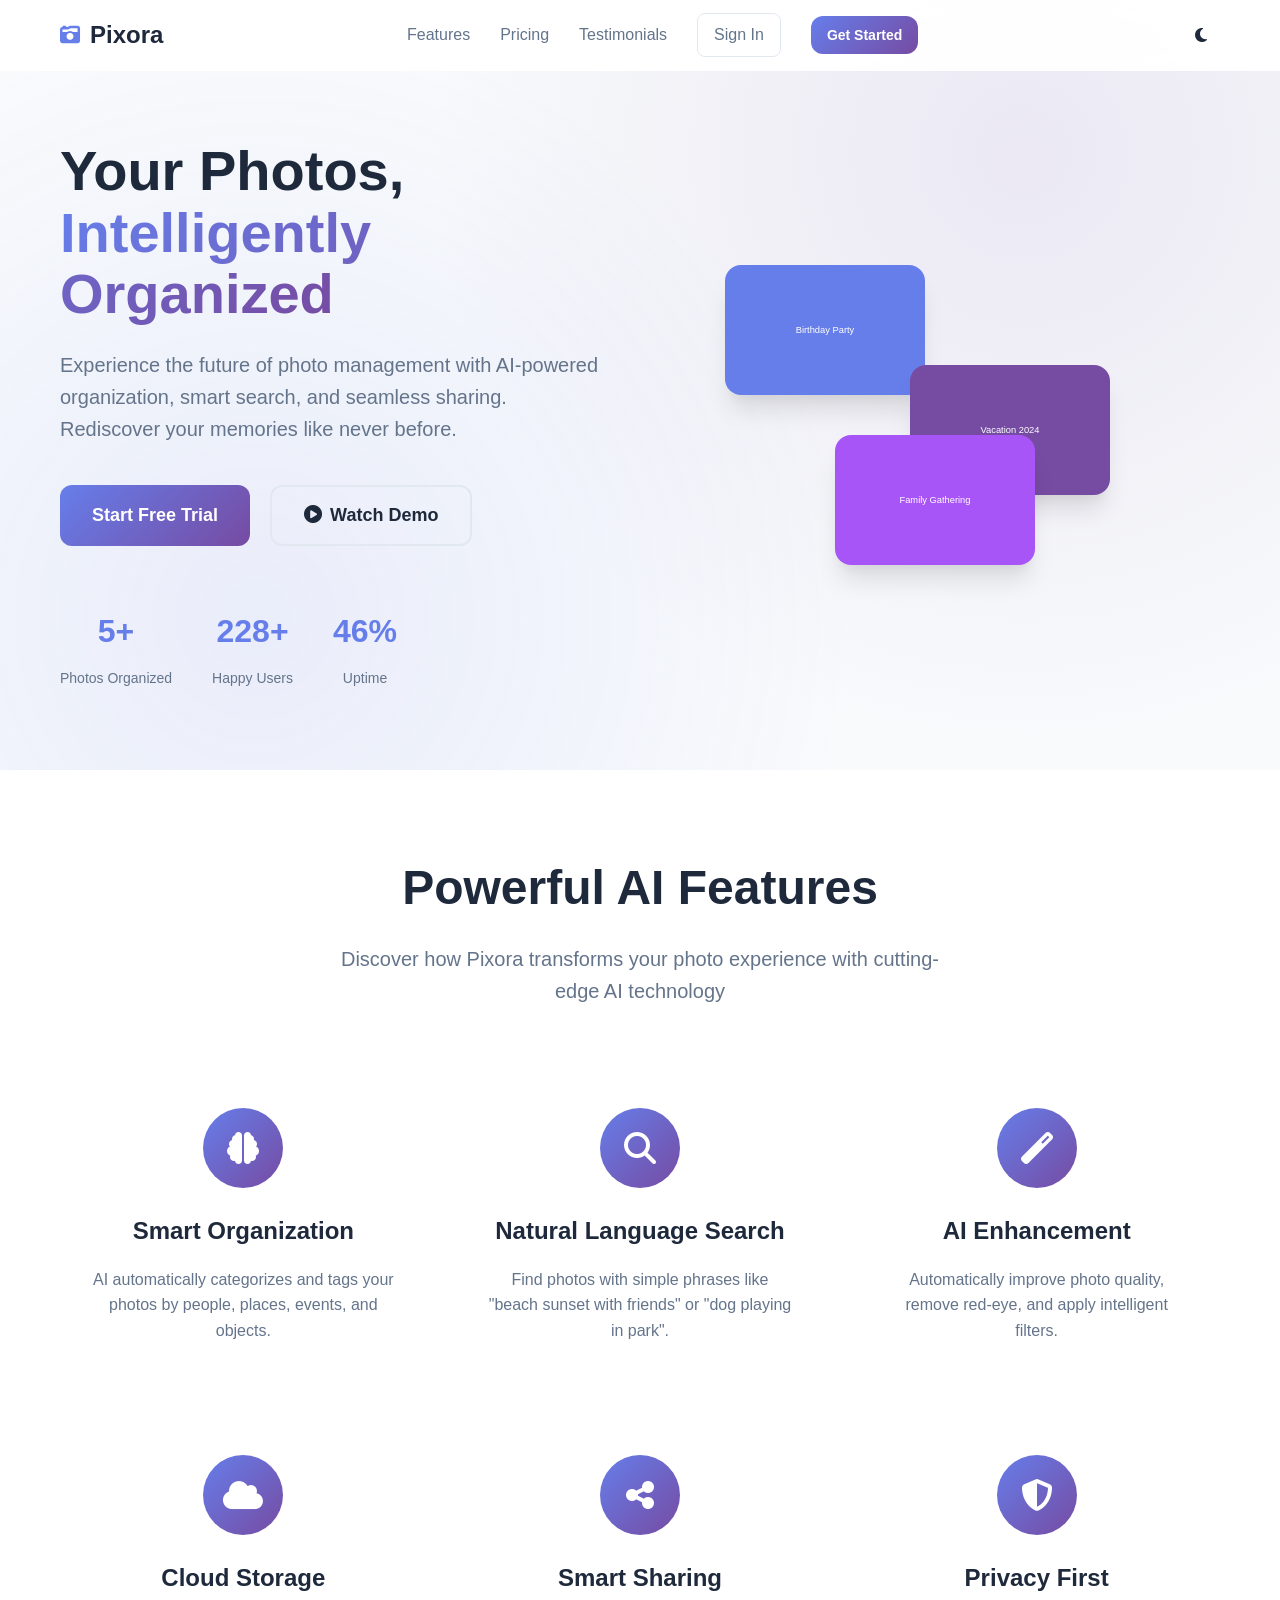
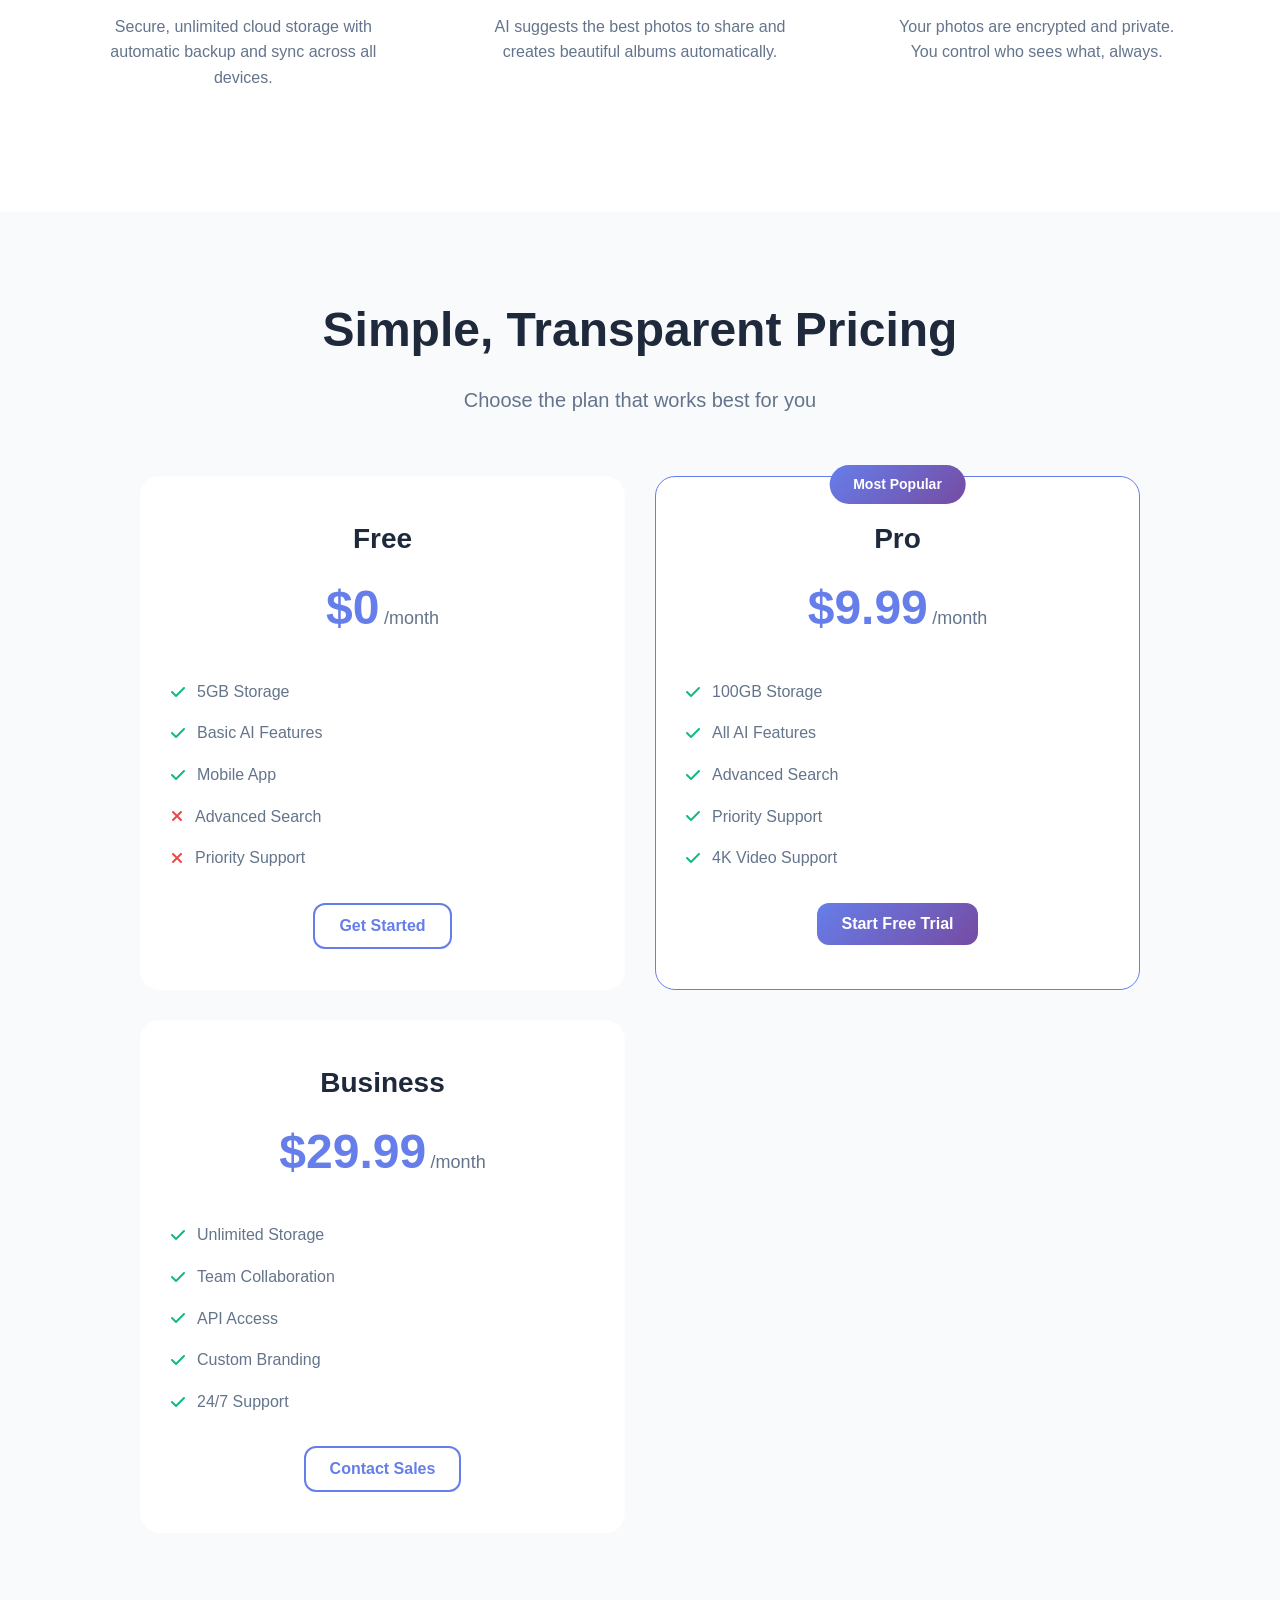
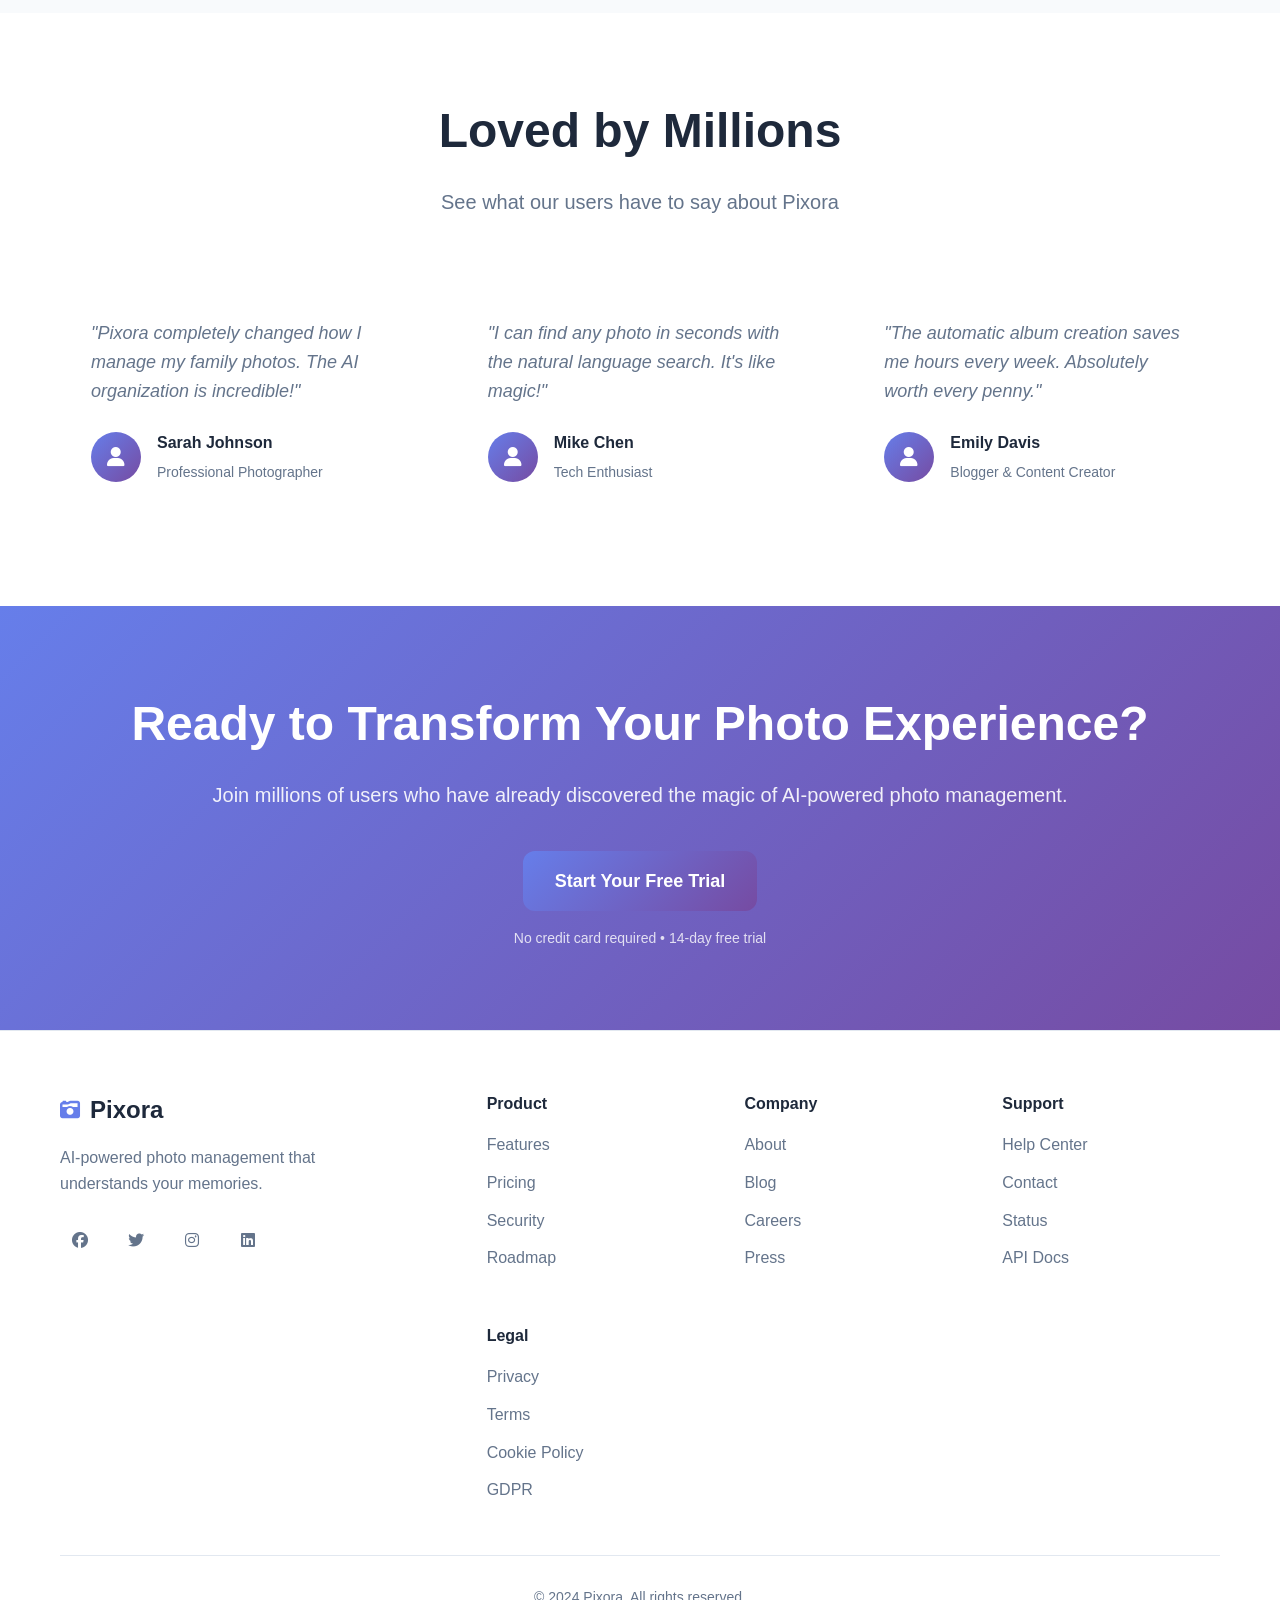
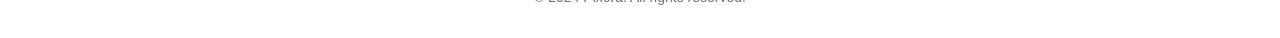
<file: target/classes/static/index.html>
<!DOCTYPE html>
<html lang="en">
<head>
    <meta charset="UTF-8">
    <meta name="viewport" content="width=device-width, initial-scale=1.0">
    <title>Pixora - AI-Powered Photo Management</title>
    <link rel="stylesheet" href="https://cdnjs.cloudflare.com/ajax/libs/font-awesome/6.4.0/css/all.min.css">
    <link rel="stylesheet" href="css/home.css">
</head>
<body>
    <!-- Navigation -->
    <nav class="navbar">
        <div class="nav-container">
            <div class="nav-brand">
                <i class="fas fa-camera-retro"></i>
                <span>Pixora</span>
            </div>
            <div class="nav-menu">
                <a href="#features" class="nav-link">Features</a>
                <a href="#pricing" class="nav-link">Pricing</a>
                <a href="#testimonials" class="nav-link">Testimonials</a>
                <a href="login.html" class="nav-link nav-link-btn">Sign In</a>
                <a href="signup.html" class="btn btn-primary btn-small">Get Started</a>
            </div>
            <button class="theme-toggle" onclick="toggleTheme()" aria-label="Toggle theme">
                <i class="fas fa-moon" id="theme-icon"></i>
            </button>
            <button class="mobile-menu-toggle" onclick="toggleMobileMenu()">
                <i class="fas fa-bars"></i>
            </button>
        </div>
    </nav>

    <!-- Hero Section -->
    <section class="hero">
        <div class="hero-container">
            <div class="hero-content">
                <h1 class="hero-title">
                    Your Photos, <span class="gradient-text">Intelligently Organized</span>
                </h1>
                <p class="hero-subtitle">
                    Experience the future of photo management with AI-powered organization, smart search, and seamless sharing. Rediscover your memories like never before.
                </p>
                <div class="hero-actions">
                    <a href="signup.html" class="btn btn-primary btn-large">Start Free Trial</a>
                    <button class="btn btn-secondary btn-large" onclick="playDemo()">
                        <i class="fas fa-play-circle"></i>
                        Watch Demo
                    </button>
                </div>
                <div class="hero-stats">
                    <div class="stat">
                        <span class="stat-number">10M+</span>
                        <span class="stat-label">Photos Organized</span>
                    </div>
                    <div class="stat">
                        <span class="stat-number">500K+</span>
                        <span class="stat-label">Happy Users</span>
                    </div>
                    <div class="stat">
                        <span class="stat-number">99.9%</span>
                        <span class="stat-label">Uptime</span>
                    </div>
                </div>
            </div>
            <div class="hero-visual">
                <div class="hero-image">
                    <div class="floating-card card-1">
                        <img src="data:image/svg+xml,%3Csvg xmlns='http://www.w3.org/2000/svg' viewBox='0 0 300 200'%3E%3Crect fill='%23667eea' width='300' height='200'/%3E%3Ctext x='50%25' y='50%25' text-anchor='middle' dy='.3em' fill='white' font-family='Arial' font-size='14'%3EBirthday Party%3C/text%3E%3C/svg%3E" alt="Birthday photos">
                    </div>
                    <div class="floating-card card-2">
                        <img src="data:image/svg+xml,%3Csvg xmlns='http://www.w3.org/2000/svg' viewBox='0 0 300 200'%3E%3Crect fill='%23764ba2' width='300' height='200'/%3E%3Ctext x='50%25' y='50%25' text-anchor='middle' dy='.3em' fill='white' font-family='Arial' font-size='14'%3EVacation 2024%3C/text%3E%3C/svg%3E" alt="Vacation photos">
                    </div>
                    <div class="floating-card card-3">
                        <img src="data:image/svg+xml,%3Csvg xmlns='http://www.w3.org/2000/svg' viewBox='0 0 300 200'%3E%3Crect fill='%23a855f7' width='300' height='200'/%3E%3Ctext x='50%25' y='50%25' text-anchor='middle' dy='.3em' fill='white' font-family='Arial' font-size='14'%3EFamily Gathering%3C/text%3E%3C/svg%3E" alt="Family photos">
                    </div>
                </div>
            </div>
        </div>
    </section>

    <!-- Features Section -->
    <section id="features" class="features">
        <div class="container">
            <div class="section-header">
                <h2 class="section-title">Powerful AI Features</h2>
                <p class="section-subtitle">Discover how Pixora transforms your photo experience with cutting-edge AI technology</p>
            </div>
            <div class="features-grid">
                <div class="feature-card">
                    <div class="feature-icon">
                        <i class="fas fa-brain"></i>
                    </div>
                    <h3 class="feature-title">Smart Organization</h3>
                    <p class="feature-description">AI automatically categorizes and tags your photos by people, places, events, and objects.</p>
                </div>
                <div class="feature-card">
                    <div class="feature-icon">
                        <i class="fas fa-search"></i>
                    </div>
                    <h3 class="feature-title">Natural Language Search</h3>
                    <p class="feature-description">Find photos with simple phrases like "beach sunset with friends" or "dog playing in park".</p>
                </div>
                <div class="feature-card">
                    <div class="feature-icon">
                        <i class="fas fa-magic"></i>
                    </div>
                    <h3 class="feature-title">AI Enhancement</h3>
                    <p class="feature-description">Automatically improve photo quality, remove red-eye, and apply intelligent filters.</p>
                </div>
                <div class="feature-card">
                    <div class="feature-icon">
                        <i class="fas fa-cloud"></i>
                    </div>
                    <h3 class="feature-title">Cloud Storage</h3>
                    <p class="feature-description">Secure, unlimited cloud storage with automatic backup and sync across all devices.</p>
                </div>
                <div class="feature-card">
                    <div class="feature-icon">
                        <i class="fas fa-share-alt"></i>
                    </div>
                    <h3 class="feature-title">Smart Sharing</h3>
                    <p class="feature-description">AI suggests the best photos to share and creates beautiful albums automatically.</p>
                </div>
                <div class="feature-card">
                    <div class="feature-icon">
                        <i class="fas fa-shield-alt"></i>
                    </div>
                    <h3 class="feature-title">Privacy First</h3>
                    <p class="feature-description">Your photos are encrypted and private. You control who sees what, always.</p>
                </div>
            </div>
        </div>
    </section>

    <!-- Pricing Section -->
    <section id="pricing" class="pricing">
        <div class="container">
            <div class="section-header">
                <h2 class="section-title">Simple, Transparent Pricing</h2>
                <p class="section-subtitle">Choose the plan that works best for you</p>
            </div>
            <div class="pricing-grid">
                <div class="pricing-card">
                    <div class="pricing-header">
                        <h3 class="pricing-title">Free</h3>
                        <div class="pricing-price">
                            <span class="price">$0</span>
                            <span class="period">/month</span>
                        </div>
                    </div>
                    <ul class="pricing-features">
                        <li><i class="fas fa-check"></i> 5GB Storage</li>
                        <li><i class="fas fa-check"></i> Basic AI Features</li>
                        <li><i class="fas fa-check"></i> Mobile App</li>
                        <li><i class="fas fa-times"></i> Advanced Search</li>
                        <li><i class="fas fa-times"></i> Priority Support</li>
                    </ul>
                    <button class="btn btn-outline">Get Started</button>
                </div>
                <div class="pricing-card popular">
                    <div class="pricing-badge">Most Popular</div>
                    <div class="pricing-header">
                        <h3 class="pricing-title">Pro</h3>
                        <div class="pricing-price">
                            <span class="price">$9.99</span>
                            <span class="period">/month</span>
                        </div>
                    </div>
                    <ul class="pricing-features">
                        <li><i class="fas fa-check"></i> 100GB Storage</li>
                        <li><i class="fas fa-check"></i> All AI Features</li>
                        <li><i class="fas fa-check"></i> Advanced Search</li>
                        <li><i class="fas fa-check"></i> Priority Support</li>
                        <li><i class="fas fa-check"></i> 4K Video Support</li>
                    </ul>
                    <button class="btn btn-primary">Start Free Trial</button>
                </div>
                <div class="pricing-card">
                    <div class="pricing-header">
                        <h3 class="pricing-title">Business</h3>
                        <div class="pricing-price">
                            <span class="price">$29.99</span>
                            <span class="period">/month</span>
                        </div>
                    </div>
                    <ul class="pricing-features">
                        <li><i class="fas fa-check"></i> Unlimited Storage</li>
                        <li><i class="fas fa-check"></i> Team Collaboration</li>
                        <li><i class="fas fa-check"></i> API Access</li>
                        <li><i class="fas fa-check"></i> Custom Branding</li>
                        <li><i class="fas fa-check"></i> 24/7 Support</li>
                    </ul>
                    <button class="btn btn-outline">Contact Sales</button>
                </div>
            </div>
        </div>
    </section>

    <!-- Testimonials Section -->
    <section id="testimonials" class="testimonials">
        <div class="container">
            <div class="section-header">
                <h2 class="section-title">Loved by Millions</h2>
                <p class="section-subtitle">See what our users have to say about Pixora</p>
            </div>
            <div class="testimonials-grid">
                <div class="testimonial-card">
                    <div class="testimonial-content">
                        <p>"Pixora completely changed how I manage my family photos. The AI organization is incredible!"</p>
                    </div>
                    <div class="testimonial-author">
                        <div class="author-avatar">
                            <i class="fas fa-user"></i>
                        </div>
                        <div class="author-info">
                            <h4>Sarah Johnson</h4>
                            <span>Professional Photographer</span>
                        </div>
                    </div>
                </div>
                <div class="testimonial-card">
                    <div class="testimonial-content">
                        <p>"I can find any photo in seconds with the natural language search. It's like magic!"</p>
                    </div>
                    <div class="testimonial-author">
                        <div class="author-avatar">
                            <i class="fas fa-user"></i>
                        </div>
                        <div class="author-info">
                            <h4>Mike Chen</h4>
                            <span>Tech Enthusiast</span>
                        </div>
                    </div>
                </div>
                <div class="testimonial-card">
                    <div class="testimonial-content">
                        <p>"The automatic album creation saves me hours every week. Absolutely worth every penny."</p>
                    </div>
                    <div class="testimonial-author">
                        <div class="author-avatar">
                            <i class="fas fa-user"></i>
                        </div>
                        <div class="author-info">
                            <h4>Emily Davis</h4>
                            <span>Blogger & Content Creator</span>
                        </div>
                    </div>
                </div>
            </div>
        </div>
    </section>

    <!-- CTA Section -->
    <section class="cta">
        <div class="container">
            <div class="cta-content">
                <h2 class="cta-title">Ready to Transform Your Photo Experience?</h2>
                <p class="cta-subtitle">Join millions of users who have already discovered the magic of AI-powered photo management.</p>
                <div class="cta-actions">
                    <a href="signup.html" class="btn btn-primary btn-large">Start Your Free Trial</a>
                    <span class="cta-note">No credit card required • 14-day free trial</span>
                </div>
            </div>
        </div>
    </section>

    <!-- Footer -->
    <footer class="footer">
        <div class="container">
            <div class="footer-content">
                <div class="footer-brand">
                    <div class="brand-logo">
                        <i class="fas fa-camera-retro"></i>
                        <span>Pixora</span>
                    </div>
                    <p class="brand-description">AI-powered photo management that understands your memories.</p>
                    <div class="social-links">
                        <a href="#" class="social-link"><i class="fab fa-facebook"></i></a>
                        <a href="#" class="social-link"><i class="fab fa-twitter"></i></a>
                        <a href="#" class="social-link"><i class="fab fa-instagram"></i></a>
                        <a href="#" class="social-link"><i class="fab fa-linkedin"></i></a>
                    </div>
                </div>
                <div class="footer-links">
                    <div class="link-group">
                        <h4>Product</h4>
                        <a href="#features">Features</a>
                        <a href="#pricing">Pricing</a>
                        <a href="#">Security</a>
                        <a href="#">Roadmap</a>
                    </div>
                    <div class="link-group">
                        <h4>Company</h4>
                        <a href="#">About</a>
                        <a href="#">Blog</a>
                        <a href="#">Careers</a>
                        <a href="#">Press</a>
                    </div>
                    <div class="link-group">
                        <h4>Support</h4>
                        <a href="#">Help Center</a>
                        <a href="#">Contact</a>
                        <a href="#">Status</a>
                        <a href="#">API Docs</a>
                    </div>
                    <div class="link-group">
                        <h4>Legal</h4>
                        <a href="#">Privacy</a>
                        <a href="#">Terms</a>
                        <a href="#">Cookie Policy</a>
                        <a href="#">GDPR</a>
                    </div>
                </div>
            </div>
            <div class="footer-bottom">
                <p>&copy; 2024 Pixora. All rights reserved.</p>
            </div>
        </div>
    </footer>

    <script src="js/home.js"></script>
</body>
</html>
</file>
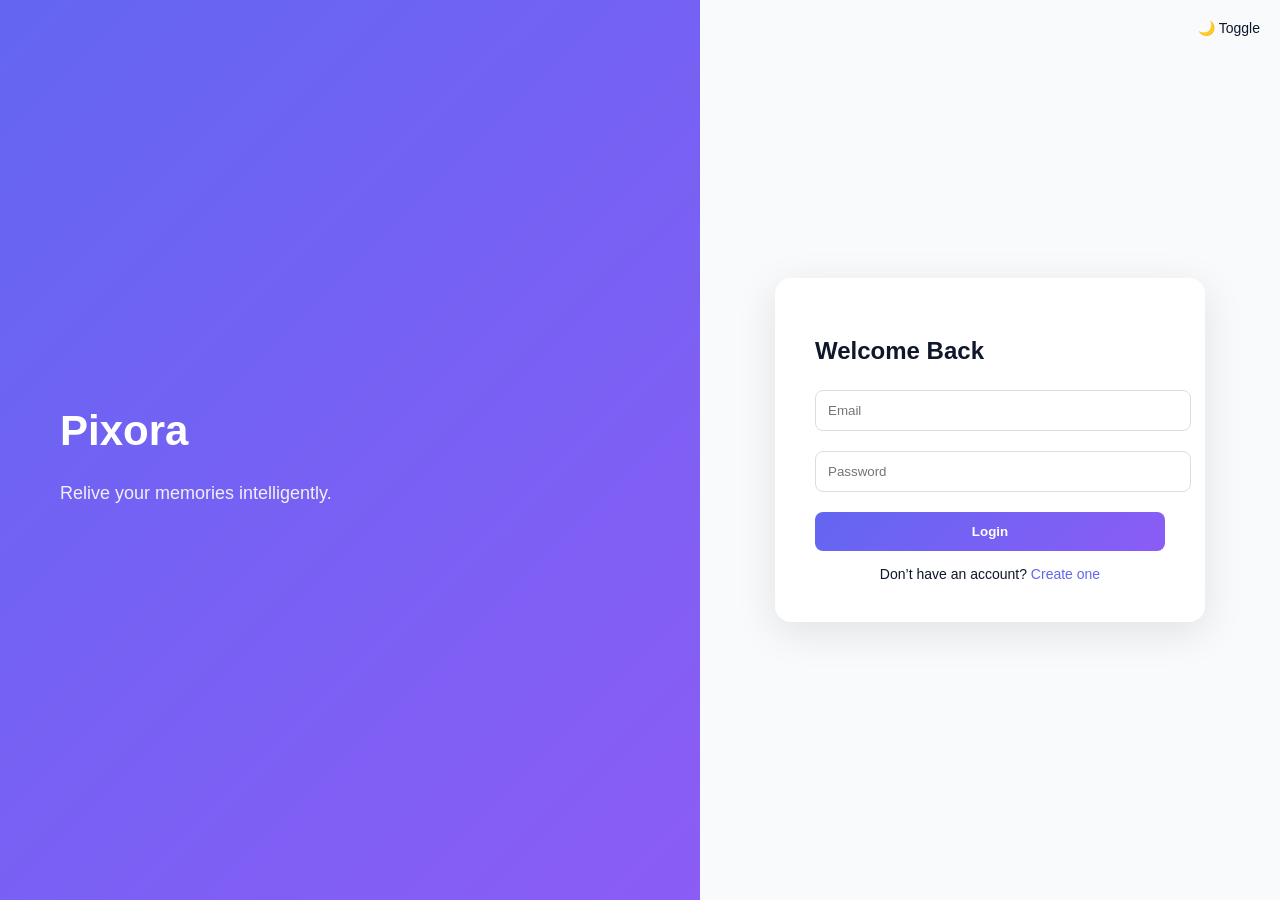
<file: target/classes/static/login.html>
<!DOCTYPE html>
<html lang="en">
<head>
    <meta charset="UTF-8">
    <meta name="viewport" content="width=device-width, initial-scale=1.0">
    <title>Pixora | Login</title>
    <link rel="stylesheet" href="css/login.css">
</head>

<body>

<div class="dark-toggle" onclick="toggleDarkMode()">🌙 Toggle</div>

<div class="container">

    <div class="left">
        <h1>Pixora</h1>
        <p>Relive your memories intelligently.</p>
    </div>

    <div class="right">
        <div class="card">
            <h2>Welcome Back</h2>

            <!-- ❌ removed form action -->
            <div class="input-group">
                <input id="email" type="email" placeholder="Email" required />
            </div>

            <div class="input-group">
                <input id="password" type="password" placeholder="Password" required />
            </div>

            <button class="btn" onclick="login()">Login</button>

            <!-- error message -->
            <div id="error-msg" style="color:red; margin-top:10px;"></div>

            <div class="footer">
                Don’t have an account?
                <a href="/signup.html">Create one</a>
            </div>
        </div>
    </div>

</div>

<script>
    function toggleDarkMode() {
        document.body.classList.toggle("dark");
    }

    async function login() {
        const email = document.getElementById("email").value;
        const password = document.getElementById("password").value;
        const errorDiv = document.getElementById("error-msg");

        errorDiv.innerText = "";

        try {
            const response = await fetch("/api/auth/authenticate", {
                method: "POST",
                headers: {
                    "Content-Type": "application/json"
                },
                body: JSON.stringify({
                    email: email,
                    password: password
                })
            });

            const data = await response.json();

            if (response.ok) {
                // Debug: Log the response data
                console.log("Login response data:", data);
                
                // Check if token exists in response
                if (data.response) {
                    localStorage.setItem("token", data.response);
                    console.log("Token saved successfully");
                    alert("Login successful!");
                    window.location.href = "/dashboard.html";
                    
                
                } else {
                    console.error("No token found in response:", data);
                    errorDiv.innerText = "Login successful but no token received. Please contact support.";
                }
            } else {
                errorDiv.innerText = data.message || data.error || "Login failed";
            }

        } catch (error) {
            errorDiv.innerText = "Server error. Try again.";
        }
    }
</script>

</body>
</html>
</file>
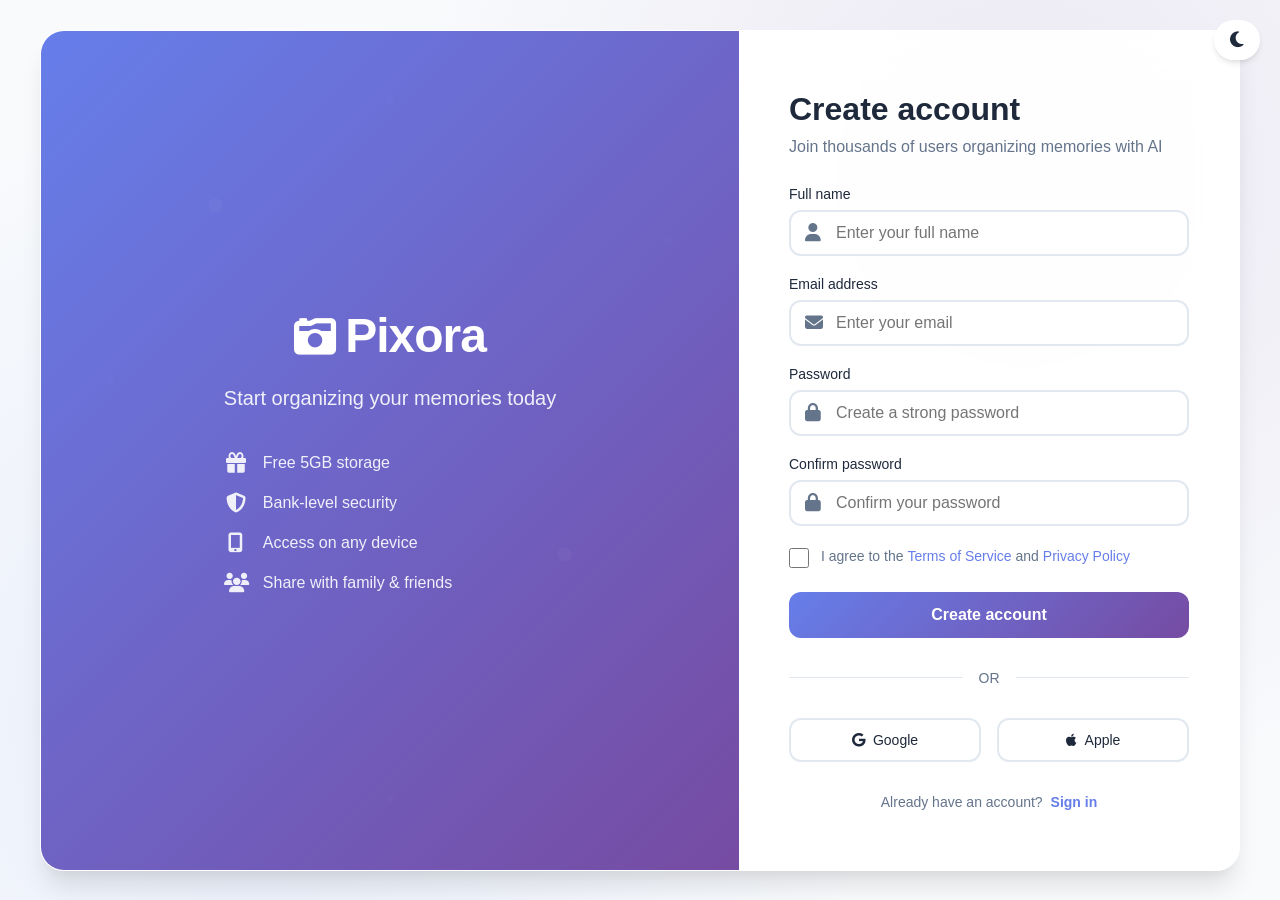
<file: target/classes/static/signup.html>
<!DOCTYPE html>
<html lang="en">
<head>
    <meta charset="UTF-8">
    <meta name="viewport" content="width=device-width, initial-scale=1.0">
    <title>Create Account - Pixora</title>
    <link rel="stylesheet" href="https://cdnjs.cloudflare.com/ajax/libs/font-awesome/6.4.0/css/all.min.css">
    <link rel="stylesheet" href="css/auth.css">
</head>
<body>
    <button class="theme-toggle" onclick="toggleTheme()" aria-label="Toggle theme">
        <i class="fas fa-moon" id="theme-icon"></i>
    </button>

    <div class="auth-container signup-container">
        <div class="brand-section">
            <div class="brand-content">
                <div class="logo">
                    <i class="fas fa-camera-retro"></i>Pixora
                </div>
                <div class="tagline">Start organizing your memories today</div>
                <div class="benefits">
                    <div class="benefit">
                        <i class="fas fa-gift"></i>
                        <span>Free 5GB storage</span>
                    </div>
                    <div class="benefit">
                        <i class="fas fa-shield-alt"></i>
                        <span>Bank-level security</span>
                    </div>
                    <div class="benefit">
                        <i class="fas fa-mobile-alt"></i>
                        <span>Access on any device</span>
                    </div>
                    <div class="benefit">
                        <i class="fas fa-users"></i>
                        <span>Share with family & friends</span>
                    </div>
                </div>
            </div>
        </div>

        <div class="form-section signup-form">
            <div class="form-header">
                <h1 class="form-title">Create account</h1>
                <p class="form-subtitle">Join thousands of users organizing memories with AI</p>
            </div>

            <div class="error-message" id="error-message">
                Please fix the errors below and try again.
            </div>

            <div class="success-message" id="success-message">
                Account created successfully! Redirecting to login...
            </div>

            <form id="signup-form" action="/api/auth/register" method="post">
                <div class="form-group">
                    <label class="form-label" for="name">Full name</label>
                    <div class="input-wrapper">
                        <input type="text" id="name" name="name" class="form-input" placeholder="Enter your full name" required>
                        <i class="fas fa-user input-icon"></i>
                    </div>
                </div>

                <div class="form-group">
                    <label class="form-label" for="email">Email address</label>
                    <div class="input-wrapper">
                        <input type="email" id="email" name="email" class="form-input" placeholder="Enter your email" required>
                        <i class="fas fa-envelope input-icon"></i>
                    </div>
                </div>

                <div class="form-group">
                    <label class="form-label" for="password">Password</label>
                    <div class="input-wrapper">
                        <input type="password" id="password" name="password" class="form-input" placeholder="Create a strong password" required>
                        <i class="fas fa-lock input-icon"></i>
                    </div>
                    <div class="password-strength" id="password-strength">
                        <div class="password-strength-bar" id="password-strength-bar"></div>
                    </div>
                    <div class="password-hint" id="password-hint">
                        Use 8+ characters with a mix of letters, numbers & symbols
                    </div>
                </div>

                <div class="form-group">
                    <label class="form-label" for="confirm-password">Confirm password</label>
                    <div class="input-wrapper">
                        <input type="password" id="confirm-password" name="confirmPassword" class="form-input" placeholder="Confirm your password" required>
                        <i class="fas fa-lock input-icon"></i>
                    </div>
                </div>

                <div class="checkbox-wrapper">
                    <input type="checkbox" id="terms" name="terms" class="checkbox-input" required>
                    <label for="terms" class="checkbox-label">
                        I agree to the <a href="#">Terms of Service</a> and <a href="#">Privacy Policy</a>
                    </label>
                </div>

                <button type="submit" class="btn-primary" id="create-account-btn">Create account</button>
            </form>

            <div class="divider">
                <div class="divider-line"></div>
                <span class="divider-text">OR</span>
                <div class="divider-line"></div>
            </div>

            <div class="social-login">
                <button class="social-btn">
                    <i class="fab fa-google"></i>
                    Google
                </button>
                <button class="social-btn">
                    <i class="fab fa-apple"></i>
                    Apple
                </button>
            </div>

            <div class="auth-prompt login-prompt">
                Already have an account?
                <a href="login.html" class="login-link">Sign in</a>
            </div>
        </div>
    </div>

    <script src="js/auth.js"></script>
</body>
</html>
</file>
<file: target/classes/static/css/home.css>
/* Home Page Styles - Pixora */

/* Import shared variables from auth.css */
:root {
    --primary-gradient: linear-gradient(135deg, #667eea 0%, #764ba2 100%);
    --primary-color: #667eea;
    --primary-hover: #5a67d8;
    --bg-light: #f8fafc;
    --bg-white: #ffffff;
    --text-primary: #1e293b;
    --text-secondary: #64748b;
    --border-color: #e2e8f0;
    --error-color: #ef4444;
    --success-color: #10b981;
    --warning-color: #f59e0b;
    --shadow-sm: 0 1px 2px 0 rgba(0, 0, 0, 0.05);
    --shadow-md: 0 4px 6px -1px rgba(0, 0, 0, 0.1), 0 2px 4px -1px rgba(0, 0, 0, 0.06);
    --shadow-lg: 0 10px 15px -3px rgba(0, 0, 0, 0.1), 0 4px 6px -2px rgba(0, 0, 0, 0.05);
    --shadow-xl: 0 20px 25px -5px rgba(0, 0, 0, 0.1), 0 10px 10px -5px rgba(0, 0, 0, 0.04);
    --glass-bg: rgba(255, 255, 255, 0.95);
    --glass-border: rgba(255, 255, 255, 0.18);
}

[data-theme="dark"] {
    --bg-light: #0f172a;
    --bg-white: #1e293b;
    --text-primary: #f1f5f9;
    --text-secondary: #94a3b8;
    --border-color: #334155;
    --glass-bg: rgba(30, 41, 59, 0.95);
    --glass-border: rgba(255, 255, 255, 0.1);
}

* {
    margin: 0;
    padding: 0;
    box-sizing: border-box;
}

body {
    font-family: -apple-system, BlinkMacSystemFont, 'Segoe UI', Roboto, 'Helvetica Neue', Arial, sans-serif;
    background: var(--bg-light);
    color: var(--text-primary);
    line-height: 1.6;
    overflow-x: hidden;
}

.container {
    max-width: 1200px;
    margin: 0 auto;
    padding: 0 20px;
}

/* Navigation */
.navbar {
    position: fixed;
    top: 0;
    width: 100%;
    background: var(--glass-bg);
    backdrop-filter: blur(10px);
    border-bottom: 1px solid var(--glass-border);
    z-index: 1000;
    transition: all 0.3s ease;
}

.nav-container {
    max-width: 1200px;
    margin: 0 auto;
    padding: 0 20px;
    display: flex;
    justify-content: space-between;
    align-items: center;
    height: 70px;
}

.nav-brand {
    display: flex;
    align-items: center;
    gap: 10px;
    font-size: 24px;
    font-weight: 800;
    color: var(--text-primary);
    text-decoration: none;
}

.nav-brand i {
    font-size: 20px;
    color: var(--primary-color);
}

.nav-menu {
    display: flex;
    align-items: center;
    gap: 30px;
}

.nav-link {
    color: var(--text-secondary);
    text-decoration: none;
    font-weight: 500;
    transition: color 0.3s ease;
}

.nav-link:hover {
    color: var(--primary-color);
}

.nav-link-btn {
    padding: 8px 16px;
    border: 1px solid var(--border-color);
    border-radius: 8px;
    background: transparent;
    transition: all 0.3s ease;
}

.nav-link-btn:hover {
    border-color: var(--primary-color);
    color: var(--primary-color);
}

.theme-toggle {
    background: var(--glass-bg);
    border: 1px solid var(--glass-border);
    border-radius: 50px;
    padding: 8px 12px;
    cursor: pointer;
    transition: all 0.3s ease;
    margin-left: 20px;
}

.theme-toggle:hover {
    transform: translateY(-2px);
    box-shadow: var(--shadow-md);
}

.theme-toggle i {
    font-size: 16px;
    color: var(--text-primary);
}

.mobile-menu-toggle {
    display: none;
    background: none;
    border: none;
    color: var(--text-primary);
    font-size: 20px;
    cursor: pointer;
}

/* Buttons */
.btn {
    display: inline-flex;
    align-items: center;
    gap: 8px;
    padding: 12px 24px;
    border: none;
    border-radius: 12px;
    font-size: 16px;
    font-weight: 600;
    text-decoration: none;
    cursor: pointer;
    transition: all 0.3s ease;
    position: relative;
    overflow: hidden;
}

.btn-primary {
    background: var(--primary-gradient);
    color: white;
}

.btn-primary:hover {
    transform: translateY(-2px);
    box-shadow: var(--shadow-lg);
}

.btn-secondary {
    background: transparent;
    color: var(--text-primary);
    border: 2px solid var(--border-color);
}

.btn-secondary:hover {
    border-color: var(--primary-color);
    color: var(--primary-color);
}

.btn-outline {
    background: transparent;
    color: var(--primary-color);
    border: 2px solid var(--primary-color);
}

.btn-outline:hover {
    background: var(--primary-color);
    color: white;
}

.btn-small {
    padding: 8px 16px;
    font-size: 14px;
}

.btn-large {
    padding: 16px 32px;
    font-size: 18px;
}

/* Hero Section */
.hero {
    padding: 140px 0 80px;
    background: var(--bg-light);
    background-image: 
        radial-gradient(circle at 20% 80%, rgba(102, 126, 234, 0.1) 0%, transparent 50%),
        radial-gradient(circle at 80% 20%, rgba(118, 75, 162, 0.1) 0%, transparent 50%);
}

.hero-container {
    max-width: 1200px;
    margin: 0 auto;
    padding: 0 20px;
    display: grid;
    grid-template-columns: 1fr 1fr;
    gap: 60px;
    align-items: center;
}

.hero-title {
    font-size: 56px;
    font-weight: 800;
    line-height: 1.1;
    margin-bottom: 24px;
    color: var(--text-primary);
}

.gradient-text {
    background: var(--primary-gradient);
    -webkit-background-clip: text;
    -webkit-text-fill-color: transparent;
    background-clip: text;
}

.hero-subtitle {
    font-size: 20px;
    color: var(--text-secondary);
    margin-bottom: 40px;
    line-height: 1.6;
}

.hero-actions {
    display: flex;
    gap: 20px;
    margin-bottom: 60px;
}

.hero-stats {
    display: flex;
    gap: 40px;
}

.stat {
    text-align: center;
}

.stat-number {
    display: block;
    font-size: 32px;
    font-weight: 800;
    color: var(--primary-color);
    margin-bottom: 8px;
}

.stat-label {
    font-size: 14px;
    color: var(--text-secondary);
}

.hero-visual {
    position: relative;
    height: 500px;
}

.hero-image {
    position: relative;
    width: 100%;
    height: 100%;
}

.floating-card {
    position: absolute;
    width: 200px;
    height: 130px;
    border-radius: 16px;
    overflow: hidden;
    box-shadow: var(--shadow-xl);
    transition: transform 0.3s ease;
}

.floating-card:hover {
    transform: translateY(-5px);
}

.floating-card img {
    width: 100%;
    height: 100%;
    object-fit: cover;
}

.card-1 {
    top: 20%;
    left: 10%;
    animation: float 6s ease-in-out infinite;
}

.card-2 {
    top: 40%;
    right: 20%;
    animation: float 8s ease-in-out infinite reverse;
}

.card-3 {
    bottom: 20%;
    left: 30%;
    animation: float 7s ease-in-out infinite;
}

@keyframes float {
    0%, 100% { transform: translateY(0px); }
    50% { transform: translateY(-20px); }
}

/* Section Styles */
section {
    padding: 80px 0;
}

.section-header {
    text-align: center;
    margin-bottom: 60px;
}

.section-title {
    font-size: 48px;
    font-weight: 800;
    margin-bottom: 16px;
    color: var(--text-primary);
}

.section-subtitle {
    font-size: 20px;
    color: var(--text-secondary);
    max-width: 600px;
    margin: 0 auto;
}

/* Features Section */
.features {
    background: var(--bg-white);
}

.features-grid {
    display: grid;
    grid-template-columns: repeat(auto-fit, minmax(350px, 1fr));
    gap: 30px;
}

.feature-card {
    background: var(--glass-bg);
    border: 1px solid var(--glass-border);
    border-radius: 20px;
    padding: 40px 30px;
    text-align: center;
    transition: all 0.3s ease;
    backdrop-filter: blur(10px);
}

.feature-card:hover {
    transform: translateY(-10px);
    box-shadow: var(--shadow-xl);
}

.feature-icon {
    width: 80px;
    height: 80px;
    margin: 0 auto 24px;
    background: var(--primary-gradient);
    border-radius: 50%;
    display: flex;
    align-items: center;
    justify-content: center;
    font-size: 32px;
    color: white;
}

.feature-title {
    font-size: 24px;
    font-weight: 700;
    margin-bottom: 16px;
    color: var(--text-primary);
}

.feature-description {
    font-size: 16px;
    color: var(--text-secondary);
    line-height: 1.6;
}

/* Pricing Section */
.pricing {
    background: var(--bg-light);
}

.pricing-grid {
    display: grid;
    grid-template-columns: repeat(auto-fit, minmax(320px, 1fr));
    gap: 30px;
    max-width: 1000px;
    margin: 0 auto;
}

.pricing-card {
    background: var(--glass-bg);
    border: 1px solid var(--glass-border);
    border-radius: 20px;
    padding: 40px 30px;
    text-align: center;
    position: relative;
    backdrop-filter: blur(10px);
    transition: all 0.3s ease;
}

.pricing-card:hover {
    transform: translateY(-10px);
    box-shadow: var(--shadow-xl);
}

.pricing-card.popular {
    border-color: var(--primary-color);
    transform: scale(1.05);
}

.pricing-badge {
    position: absolute;
    top: -12px;
    left: 50%;
    transform: translateX(-50%);
    background: var(--primary-gradient);
    color: white;
    padding: 8px 24px;
    border-radius: 20px;
    font-size: 14px;
    font-weight: 600;
}

.pricing-title {
    font-size: 28px;
    font-weight: 700;
    margin-bottom: 8px;
    color: var(--text-primary);
}

.pricing-price {
    margin-bottom: 32px;
}

.price {
    font-size: 48px;
    font-weight: 800;
    color: var(--primary-color);
}

.period {
    font-size: 18px;
    color: var(--text-secondary);
}

.pricing-features {
    list-style: none;
    margin-bottom: 32px;
}

.pricing-features li {
    display: flex;
    align-items: center;
    gap: 12px;
    margin-bottom: 16px;
    font-size: 16px;
    color: var(--text-secondary);
}

.pricing-features .fa-check {
    color: var(--success-color);
}

.pricing-features .fa-times {
    color: var(--error-color);
}

/* Testimonials Section */
.testimonials {
    background: var(--bg-white);
}

.testimonials-grid {
    display: grid;
    grid-template-columns: repeat(auto-fit, minmax(350px, 1fr));
    gap: 30px;
}

.testimonial-card {
    background: var(--glass-bg);
    border: 1px solid var(--glass-border);
    border-radius: 20px;
    padding: 40px 30px;
    backdrop-filter: blur(10px);
}

.testimonial-content {
    margin-bottom: 24px;
}

.testimonial-content p {
    font-size: 18px;
    font-style: italic;
    color: var(--text-secondary);
    line-height: 1.6;
}

.testimonial-author {
    display: flex;
    align-items: center;
    gap: 16px;
}

.author-avatar {
    width: 50px;
    height: 50px;
    border-radius: 50%;
    background: var(--primary-gradient);
    display: flex;
    align-items: center;
    justify-content: center;
    color: white;
    font-size: 20px;
}

.author-info h4 {
    font-size: 16px;
    font-weight: 600;
    color: var(--text-primary);
    margin-bottom: 4px;
}

.author-info span {
    font-size: 14px;
    color: var(--text-secondary);
}

/* CTA Section */
.cta {
    background: var(--primary-gradient);
    color: white;
    text-align: center;
}

.cta-title {
    font-size: 48px;
    font-weight: 800;
    margin-bottom: 16px;
}

.cta-subtitle {
    font-size: 20px;
    margin-bottom: 40px;
    opacity: 0.9;
}

.cta-actions {
    display: flex;
    flex-direction: column;
    align-items: center;
    gap: 16px;
}

.cta-note {
    font-size: 14px;
    opacity: 0.8;
}

/* Footer */
.footer {
    background: var(--bg-white);
    border-top: 1px solid var(--border-color);
    padding: 60px 0 30px;
}

.footer-content {
    display: grid;
    grid-template-columns: 1fr 2fr;
    gap: 60px;
    margin-bottom: 40px;
}

.brand-logo {
    display: flex;
    align-items: center;
    gap: 10px;
    font-size: 24px;
    font-weight: 800;
    color: var(--text-primary);
    margin-bottom: 16px;
}

.brand-logo i {
    font-size: 20px;
    color: var(--primary-color);
}

.brand-description {
    color: var(--text-secondary);
    margin-bottom: 24px;
    max-width: 300px;
}

.social-links {
    display: flex;
    gap: 16px;
}

.social-link {
    width: 40px;
    height: 40px;
    border-radius: 50%;
    background: var(--glass-bg);
    border: 1px solid var(--glass-border);
    display: flex;
    align-items: center;
    justify-content: center;
    color: var(--text-secondary);
    text-decoration: none;
    transition: all 0.3s ease;
}

.social-link:hover {
    background: var(--primary-color);
    color: white;
    transform: translateY(-2px);
}

.footer-links {
    display: grid;
    grid-template-columns: repeat(auto-fit, minmax(200px, 1fr));
    gap: 40px;
}

.link-group h4 {
    font-size: 16px;
    font-weight: 600;
    color: var(--text-primary);
    margin-bottom: 16px;
}

.link-group a {
    display: block;
    color: var(--text-secondary);
    text-decoration: none;
    margin-bottom: 12px;
    transition: color 0.3s ease;
}

.link-group a:hover {
    color: var(--primary-color);
}

.footer-bottom {
    text-align: center;
    padding-top: 30px;
    border-top: 1px solid var(--border-color);
    color: var(--text-secondary);
    font-size: 14px;
}

/* Responsive Design */
@media (max-width: 768px) {
    .nav-menu {
        display: none;
    }
    
    .mobile-menu-toggle {
        display: block;
    }
    
    .hero-container {
        grid-template-columns: 1fr;
        gap: 40px;
        text-align: center;
    }
    
    .hero-title {
        font-size: 40px;
    }
    
    .hero-subtitle {
        font-size: 18px;
    }
    
    .hero-actions {
        flex-direction: column;
        align-items: center;
    }
    
    .hero-stats {
        justify-content: center;
    }
    
    .hero-visual {
        height: 300px;
    }
    
    .floating-card {
        width: 150px;
        height: 100px;
    }
    
    .section-title {
        font-size: 36px;
    }
    
    .section-subtitle {
        font-size: 18px;
    }
    
    .features-grid,
    .testimonials-grid {
        grid-template-columns: 1fr;
    }
    
    .pricing-grid {
        grid-template-columns: 1fr;
    }
    
    .pricing-card.popular {
        transform: none;
    }
    
    .footer-content {
        grid-template-columns: 1fr;
        gap: 40px;
    }
    
    .footer-links {
        grid-template-columns: 1fr;
        gap: 30px;
    }
}

@media (max-width: 480px) {
    .container {
        padding: 0 16px;
    }
    
    .nav-container {
        padding: 0 16px;
    }
    
    .hero {
        padding: 120px 0 60px;
    }
    
    .hero-title {
        font-size: 32px;
    }
    
    .hero-subtitle {
        font-size: 16px;
    }
    
    .hero-stats {
        flex-direction: column;
        gap: 20px;
    }
    
    .section-title {
        font-size: 28px;
    }
    
    .cta-title {
        font-size: 32px;
    }
    
    .cta-subtitle {
        font-size: 16px;
    }
}
</file>
<file: target/classes/static/css/login.css>
:root {
            --bg-light: #f8fafc;
            --bg-dark: #0f172a;
            --card-light: rgba(255,255,255,0.9);
            --card-dark: rgba(30,41,59,0.9);
            --text-light: #0f172a;
            --text-dark: #f1f5f9;
            --primary: linear-gradient(135deg, #6366f1, #8b5cf6);
        }

        body {
            margin: 0;
            font-family: 'Segoe UI', sans-serif;
            background: var(--bg-light);
            color: var(--text-light);
            display: flex;
            height: 100vh;
        }

        .container {
            display: flex;
            width: 100%;
        }

        .left {
            flex: 1;
            background: var(--primary);
            color: white;
            display: flex;
            flex-direction: column;
            justify-content: center;
            padding: 60px;
        }

        .left h1 {
            font-size: 42px;
            margin-bottom: 10px;
        }

        .left p {
            font-size: 18px;
            opacity: 0.9;
        }

        .right {
            flex: 1;
            display: flex;
            justify-content: center;
            align-items: center;
        }

        .card {
            backdrop-filter: blur(10px);
            background: var(--card-light);
            padding: 40px;
            border-radius: 16px;
            width: 350px;
            box-shadow: 0 10px 40px rgba(0,0,0,0.1);
        }

        h2 {
            margin-bottom: 25px;
        }

        .input-group {
            margin-bottom: 20px;
        }

        input {
            width: 100%;
            padding: 12px;
            border-radius: 8px;
            border: 1px solid #ddd;
            outline: none;
            transition: 0.3s;
        }

        input:focus {
            border-color: #6366f1;
            box-shadow: 0 0 5px rgba(99,102,241,0.3);
        }

        .btn {
            width: 100%;
            padding: 12px;
            border: none;
            border-radius: 8px;
            background: var(--primary);
            color: white;
            font-weight: bold;
            cursor: pointer;
            transition: 0.3s;
        }

        .btn:hover {
            opacity: 0.9;
        }

        .footer {
            margin-top: 15px;
            font-size: 14px;
            text-align: center;
        }

        .footer a {
            color: #6366f1;
            text-decoration: none;
        }

        .dark-toggle {
            position: absolute;
            top: 20px;
            right: 20px;
            cursor: pointer;
            font-size: 14px;
        }

        body.dark {
            background: var(--bg-dark);
            color: var(--text-dark);
        }

        body.dark .card {
            background: var(--card-dark);
        }

        body.dark input {
            background: #1e293b;
            border: 1px solid #334155;
            color: white;
        }
</file>
<file: target/classes/static/css/auth.css>
/* Auth Pages Styles - Login & Signup */
* {
    margin: 0;
    padding: 0;
    box-sizing: border-box;
}

:root {
    --primary-gradient: linear-gradient(135deg, #667eea 0%, #764ba2 100%);
    --primary-color: #667eea;
    --primary-hover: #5a67d8;
    --bg-light: #f8fafc;
    --bg-white: #ffffff;
    --text-primary: #1e293b;
    --text-secondary: #64748b;
    --border-color: #e2e8f0;
    --error-color: #ef4444;
    --success-color: #10b981;
    --warning-color: #f59e0b;
    --shadow-sm: 0 1px 2px 0 rgba(0, 0, 0, 0.05);
    --shadow-md: 0 4px 6px -1px rgba(0, 0, 0, 0.1), 0 2px 4px -1px rgba(0, 0, 0, 0.06);
    --shadow-lg: 0 10px 15px -3px rgba(0, 0, 0, 0.1), 0 4px 6px -2px rgba(0, 0, 0, 0.05);
    --shadow-xl: 0 20px 25px -5px rgba(0, 0, 0, 0.1), 0 10px 10px -5px rgba(0, 0, 0, 0.04);
    --glass-bg: rgba(255, 255, 255, 0.95);
    --glass-border: rgba(255, 255, 255, 0.18);
}

[data-theme="dark"] {
    --bg-light: #0f172a;
    --bg-white: #1e293b;
    --text-primary: #f1f5f9;
    --text-secondary: #94a3b8;
    --border-color: #334155;
    --glass-bg: rgba(30, 41, 59, 0.95);
    --glass-border: rgba(255, 255, 255, 0.1);
}

body {
    font-family: -apple-system, BlinkMacSystemFont, 'Segoe UI', Roboto, 'Helvetica Neue', Arial, sans-serif;
    background: var(--bg-light);
    color: var(--text-primary);
    min-height: 100vh;
    display: flex;
    align-items: center;
    justify-content: center;
    padding: 20px;
    transition: all 0.3s ease;
    background-image: 
        radial-gradient(circle at 20% 80%, rgba(102, 126, 234, 0.1) 0%, transparent 50%),
        radial-gradient(circle at 80% 20%, rgba(118, 75, 162, 0.1) 0%, transparent 50%);
}

.theme-toggle {
    position: fixed;
    top: 20px;
    right: 20px;
    background: var(--glass-bg);
    border: 1px solid var(--glass-border);
    border-radius: 50px;
    padding: 10px 15px;
    cursor: pointer;
    backdrop-filter: blur(10px);
    transition: all 0.3s ease;
    z-index: 1000;
    box-shadow: var(--shadow-md);
}

.theme-toggle:hover {
    transform: translateY(-2px);
    box-shadow: var(--shadow-lg);
}

.theme-toggle i {
    font-size: 18px;
    color: var(--text-primary);
}

.auth-container {
    width: 100%;
    max-width: 1200px;
    display: flex;
    background: var(--glass-bg);
    border-radius: 24px;
    overflow: hidden;
    box-shadow: var(--shadow-xl);
    backdrop-filter: blur(20px);
    border: 1px solid var(--glass-border);
}

.login-container {
    min-height: 600px;
}

.signup-container {
    min-height: 700px;
}

.brand-section {
    flex: 1;
    background: var(--primary-gradient);
    padding: 60px 50px;
    display: flex;
    flex-direction: column;
    justify-content: center;
    align-items: center;
    text-align: center;
    color: white;
    position: relative;
    overflow: hidden;
}

.brand-section::before {
    content: '';
    position: absolute;
    top: 0;
    left: 0;
    right: 0;
    bottom: 0;
    background: url('data:image/svg+xml,<svg xmlns="http://www.w3.org/2000/svg" viewBox="0 0 100 100"><defs><pattern id="grain" width="100" height="100" patternUnits="userSpaceOnUse"><circle cx="25" cy="25" r="1" fill="rgba(255,255,255,0.1)"/><circle cx="75" cy="75" r="1" fill="rgba(255,255,255,0.1)"/><circle cx="50" cy="10" r="0.5" fill="rgba(255,255,255,0.05)"/><circle cx="10" cy="50" r="0.5" fill="rgba(255,255,255,0.05)"/><circle cx="90" cy="30" r="0.5" fill="rgba(255,255,255,0.05)"/></pattern></defs><rect width="100" height="100" fill="url(%23grain)"/></svg>');
    opacity: 0.3;
}

.brand-content {
    position: relative;
    z-index: 1;
}

.logo {
    font-size: 48px;
    font-weight: 800;
    margin-bottom: 20px;
    letter-spacing: -1px;
}

.logo i {
    margin-right: 10px;
    font-size: 42px;
}

.tagline {
    font-size: 20px;
    font-weight: 300;
    margin-bottom: 30px;
    opacity: 0.9;
    line-height: 1.5;
}

.features, .benefits {
    display: flex;
    flex-direction: column;
    gap: 20px;
    margin-top: 40px;
}

.feature, .benefit {
    display: flex;
    align-items: center;
    gap: 15px;
    font-size: 16px;
    opacity: 0.9;
}

.feature i, .benefit i {
    font-size: 20px;
    width: 24px;
}

.form-section {
    flex: 1;
    padding: 60px 50px;
    display: flex;
    flex-direction: column;
    justify-content: center;
    max-width: 500px;
}

.form-header {
    margin-bottom: 40px;
}

.signup-form .form-header {
    margin-bottom: 30px;
}

.form-title {
    font-size: 32px;
    font-weight: 700;
    margin-bottom: 10px;
    color: var(--text-primary);
}

.form-subtitle {
    color: var(--text-secondary);
    font-size: 16px;
}

.form-group {
    margin-bottom: 24px;
}

.signup-form .form-group {
    margin-bottom: 20px;
}

.form-label {
    display: block;
    margin-bottom: 8px;
    font-weight: 500;
    font-size: 14px;
    color: var(--text-primary);
}

.input-wrapper {
    position: relative;
}

.input-icon {
    position: absolute;
    left: 16px;
    top: 50%;
    transform: translateY(-50%);
    color: var(--text-secondary);
    font-size: 18px;
    transition: color 0.3s ease;
}

.form-input {
    width: 100%;
    padding: 12px 16px 12px 45px;
    border: 2px solid var(--border-color);
    border-radius: 12px;
    font-size: 16px;
    background: var(--bg-white);
    color: var(--text-primary);
    transition: all 0.3s ease;
    outline: none;
}

.form-input:focus {
    border-color: var(--primary-color);
    box-shadow: 0 0 0 3px rgba(102, 126, 234, 0.1);
}

.form-input:focus + .input-icon {
    color: var(--primary-color);
}

.password-strength {
    margin-top: 8px;
    height: 4px;
    background: var(--border-color);
    border-radius: 2px;
    overflow: hidden;
    display: none;
}

.password-strength-bar {
    height: 100%;
    width: 0%;
    transition: all 0.3s ease;
    border-radius: 2px;
}

.strength-weak {
    background: var(--error-color);
    width: 33%;
}

.strength-medium {
    background: var(--warning-color);
    width: 66%;
}

.strength-strong {
    background: var(--success-color);
    width: 100%;
}

.password-hint {
    font-size: 12px;
    color: var(--text-secondary);
    margin-top: 6px;
    display: none;
}

.checkbox-wrapper {
    display: flex;
    align-items: center;
    gap: 12px;
    margin-bottom: 24px;
}

.signup-form .checkbox-wrapper {
    align-items: flex-start;
    margin-bottom: 24px;
}

.checkbox-input {
    width: 20px;
    height: 20px;
    border: 2px solid var(--border-color);
    border-radius: 4px;
    cursor: pointer;
    transition: all 0.3s ease;
}

.signup-form .checkbox-input {
    margin-top: 2px;
}

.checkbox-input:checked {
    background: var(--primary-color);
    border-color: var(--primary-color);
}

.checkbox-label {
    font-size: 14px;
    color: var(--text-secondary);
    cursor: pointer;
    user-select: none;
}

.signup-form .checkbox-label {
    line-height: 1.5;
}

.checkbox-label a {
    color: var(--primary-color);
    text-decoration: none;
    font-weight: 500;
}

.checkbox-label a:hover {
    color: var(--primary-hover);
    text-decoration: underline;
}

.form-footer {
    display: flex;
    justify-content: space-between;
    align-items: center;
    margin-bottom: 32px;
}

.forgot-link {
    color: var(--primary-color);
    text-decoration: none;
    font-size: 14px;
    font-weight: 500;
    transition: color 0.3s ease;
}

.forgot-link:hover {
    color: var(--primary-hover);
}

.btn-primary {
    width: 100%;
    padding: 14px 24px;
    background: var(--primary-gradient);
    color: white;
    border: none;
    border-radius: 12px;
    font-size: 16px;
    font-weight: 600;
    cursor: pointer;
    transition: all 0.3s ease;
    position: relative;
    overflow: hidden;
}

.btn-primary::before {
    content: '';
    position: absolute;
    top: 0;
    left: -100%;
    width: 100%;
    height: 100%;
    background: linear-gradient(90deg, transparent, rgba(255, 255, 255, 0.2), transparent);
    transition: left 0.5s ease;
}

.btn-primary:hover::before {
    left: 100%;
}

.btn-primary:hover {
    transform: translateY(-2px);
    box-shadow: var(--shadow-lg);
}

.btn-primary:active {
    transform: translateY(0);
}

.btn-primary:disabled {
    opacity: 0.6;
    cursor: not-allowed;
    transform: none;
}

.divider {
    display: flex;
    align-items: center;
    gap: 16px;
    margin: 32px 0;
}

.divider-line {
    flex: 1;
    height: 1px;
    background: var(--border-color);
}

.divider-text {
    color: var(--text-secondary);
    font-size: 14px;
}

.social-login {
    display: flex;
    gap: 16px;
    margin-bottom: 32px;
}

.social-btn {
    flex: 1;
    padding: 12px;
    border: 2px solid var(--border-color);
    border-radius: 12px;
    background: var(--bg-white);
    color: var(--text-primary);
    cursor: pointer;
    transition: all 0.3s ease;
    display: flex;
    align-items: center;
    justify-content: center;
    gap: 8px;
    font-size: 14px;
    font-weight: 500;
}

.social-btn:hover {
    border-color: var(--primary-color);
    transform: translateY(-2px);
    box-shadow: var(--shadow-md);
}

.auth-prompt {
    text-align: center;
    color: var(--text-secondary);
    font-size: 14px;
}

.signup-link, .login-link {
    color: var(--primary-color);
    text-decoration: none;
    font-weight: 600;
    margin-left: 4px;
    transition: color 0.3s ease;
}

.signup-link:hover, .login-link:hover {
    color: var(--primary-hover);
}

.error-message {
    background: rgba(239, 68, 68, 0.1);
    border: 1px solid rgba(239, 68, 68, 0.2);
    color: var(--error-color);
    padding: 12px;
    border-radius: 8px;
    font-size: 14px;
    margin-bottom: 24px;
    display: none;
}

.signup-form .error-message {
    margin-bottom: 20px;
}

.success-message {
    background: rgba(16, 185, 129, 0.1);
    border: 1px solid rgba(16, 185, 129, 0.2);
    color: var(--success-color);
    padding: 12px;
    border-radius: 8px;
    font-size: 14px;
    margin-bottom: 20px;
    display: none;
}

/* Responsive Design */
@media (max-width: 768px) {
    .auth-container {
        flex-direction: column;
        max-width: 400px;
    }

    .brand-section {
        padding: 40px 30px;
        min-height: 200px;
    }

    .logo {
        font-size: 36px;
    }

    .tagline {
        font-size: 16px;
    }

    .features, .benefits {
        display: none;
    }

    .form-section {
        padding: 40px 30px;
    }

    .form-title {
        font-size: 28px;
    }

    .social-login {
        flex-direction: column;
    }
}

@media (max-width: 480px) {
    .auth-container {
        border-radius: 16px;
    }

    .form-section {
        padding: 30px 20px;
    }

    .brand-section {
        padding: 30px 20px;
    }
}
</file>
